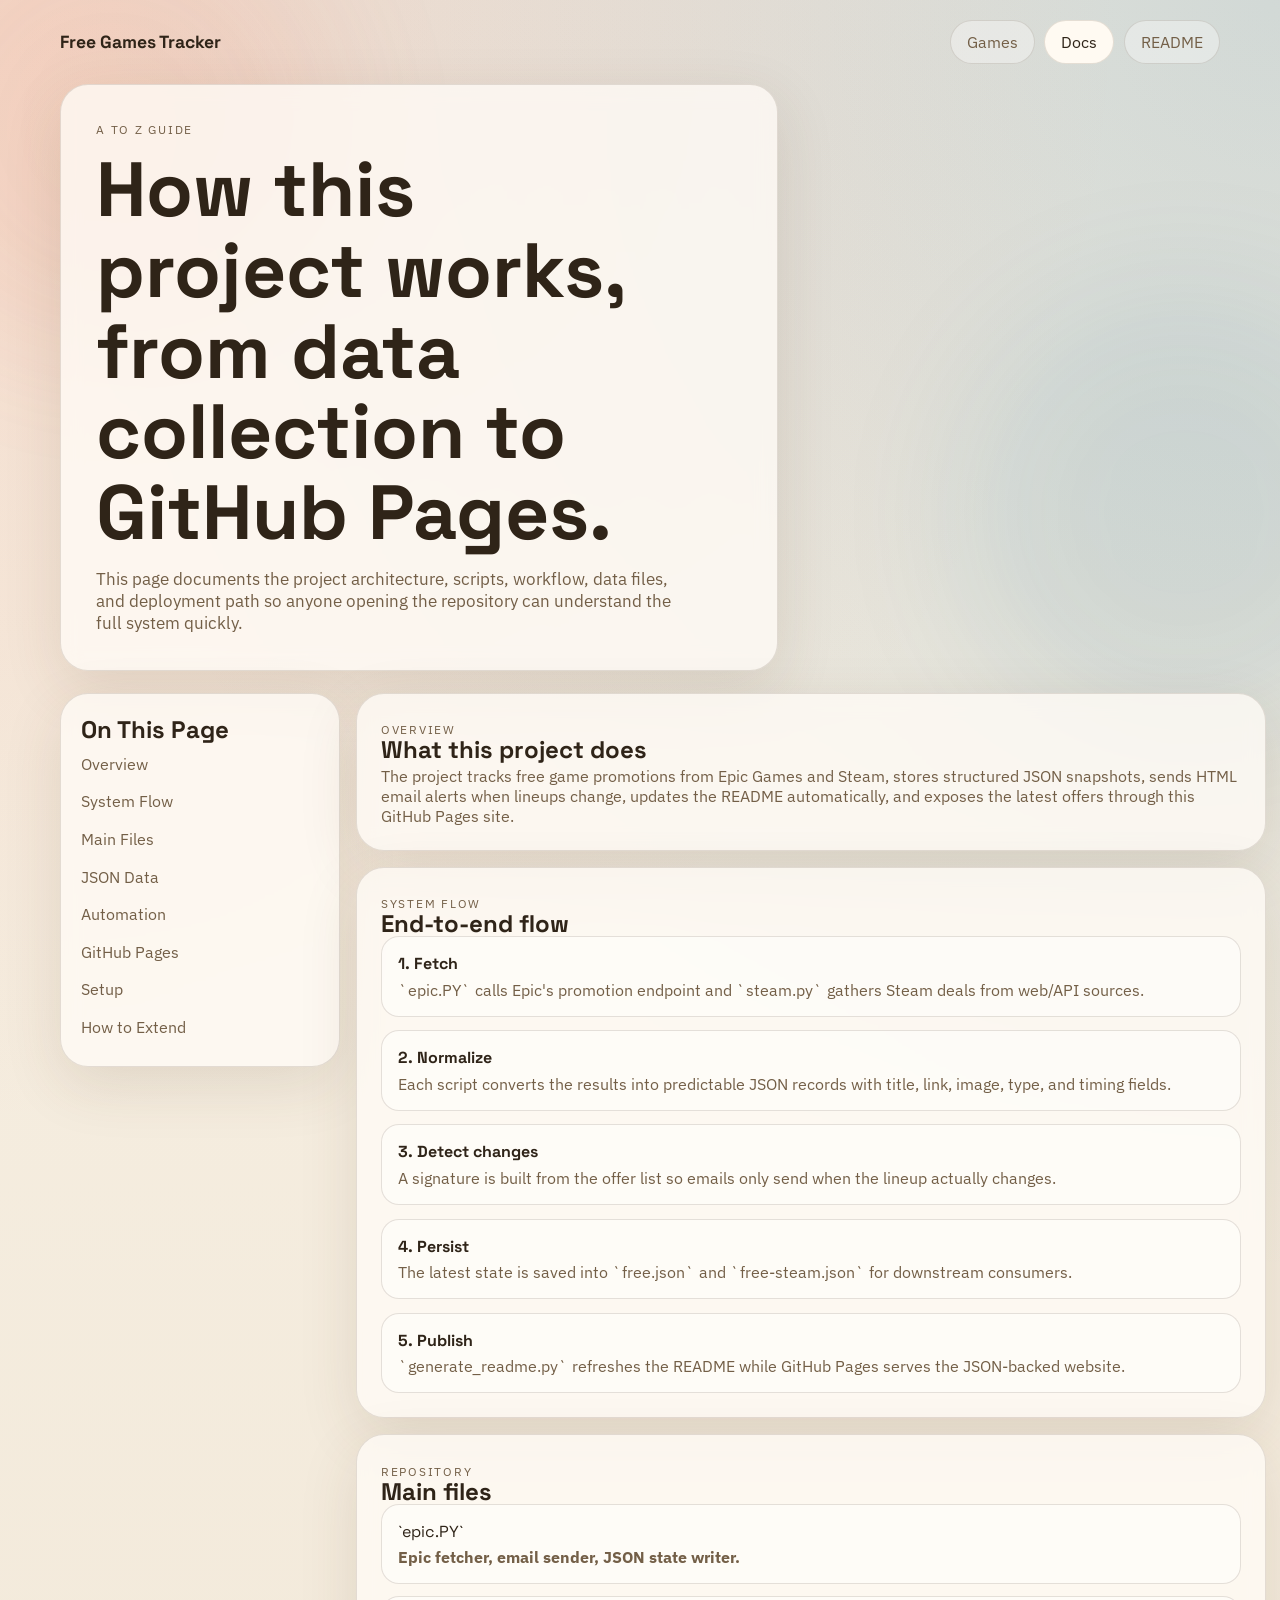
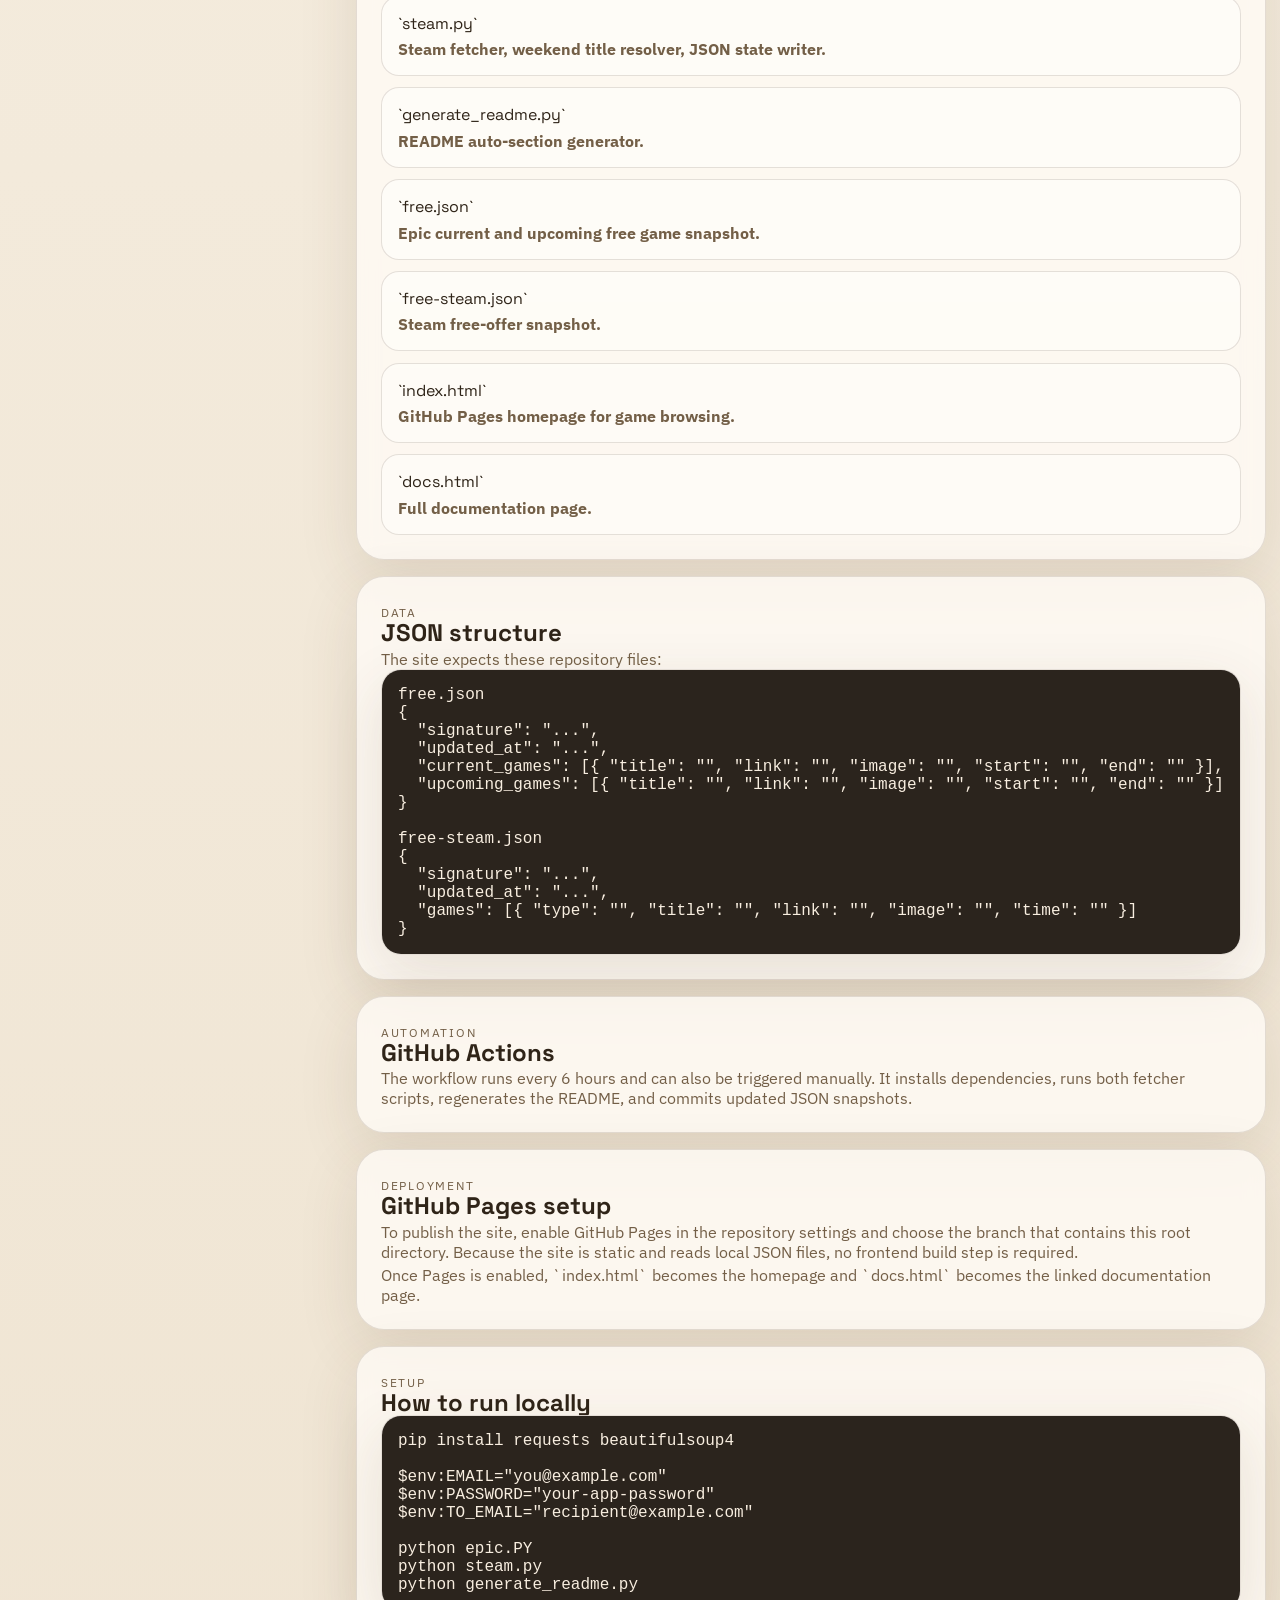
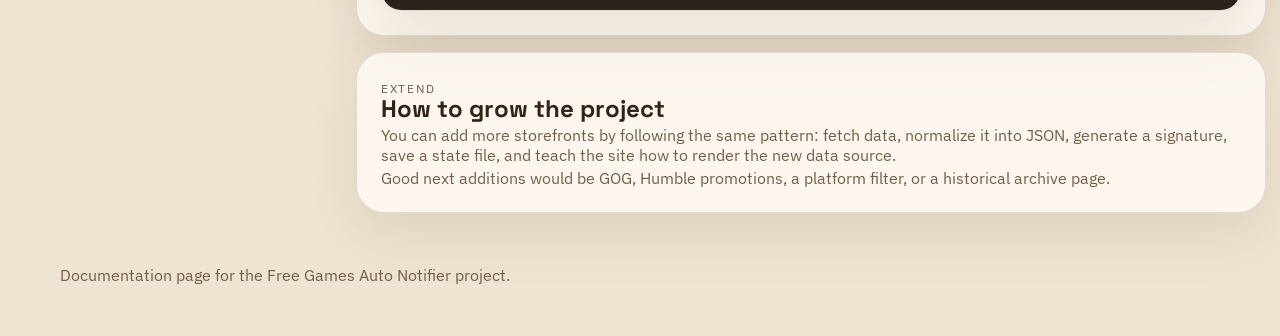
<file: docs.html>
<!DOCTYPE html>
<html lang="en">
<head>
  <meta charset="UTF-8">
  <meta name="viewport" content="width=device-width, initial-scale=1.0">
  <title>Project Docs | Free Games Tracker</title>
  <meta name="description" content="Project documentation for the Free Games Auto Notifier and GitHub Pages site.">
  <link rel="preconnect" href="https://fonts.googleapis.com">
  <link rel="preconnect" href="https://fonts.gstatic.com" crossorigin>
  <link href="https://fonts.googleapis.com/css2?family=Space+Grotesk:wght@400;500;700&family=IBM+Plex+Sans:wght@400;500;600&display=swap" rel="stylesheet">
  <link rel="stylesheet" href="site.css">
</head>
<body class="site-shell docs-shell">
  <div class="page-glow page-glow-a"></div>
  <div class="page-glow page-glow-b"></div>

  <header class="topbar">
    <a class="brand" href="index.html">Free Games Tracker</a>
    <nav class="nav">
      <a class="nav-link" href="index.html">Games</a>
      <a class="nav-link active" href="docs.html">Docs</a>
      <a class="nav-link" href="README.md">README</a>
    </nav>
  </header>

  <main class="layout docs-layout">
    <section class="hero docs-hero">
      <div class="hero-copy">
        <p class="eyebrow">A to Z Guide</p>
        <h1>How this project works, from data collection to GitHub Pages.</h1>
        <p class="hero-text">
          This page documents the project architecture, scripts, workflow, data files, and deployment path
          so anyone opening the repository can understand the full system quickly.
        </p>
      </div>
    </section>

    <section class="docs-grid">
      <aside class="toc-panel">
        <h2>On This Page</h2>
        <a href="#overview">Overview</a>
        <a href="#flow">System Flow</a>
        <a href="#files">Main Files</a>
        <a href="#json">JSON Data</a>
        <a href="#automation">Automation</a>
        <a href="#pages">GitHub Pages</a>
        <a href="#setup">Setup</a>
        <a href="#extend">How to Extend</a>
      </aside>

      <div class="docs-content">
        <section class="doc-block" id="overview">
          <p class="eyebrow">Overview</p>
          <h2>What this project does</h2>
          <p>
            The project tracks free game promotions from Epic Games and Steam, stores structured JSON snapshots,
            sends HTML email alerts when lineups change, updates the README automatically, and exposes the latest
            offers through this GitHub Pages site.
          </p>
        </section>

        <section class="doc-block" id="flow">
          <p class="eyebrow">System Flow</p>
          <h2>End-to-end flow</h2>
          <div class="timeline">
            <div class="timeline-item">
              <strong>1. Fetch</strong>
              <p>`epic.PY` calls Epic's promotion endpoint and `steam.py` gathers Steam deals from web/API sources.</p>
            </div>
            <div class="timeline-item">
              <strong>2. Normalize</strong>
              <p>Each script converts the results into predictable JSON records with title, link, image, type, and timing fields.</p>
            </div>
            <div class="timeline-item">
              <strong>3. Detect changes</strong>
              <p>A signature is built from the offer list so emails only send when the lineup actually changes.</p>
            </div>
            <div class="timeline-item">
              <strong>4. Persist</strong>
              <p>The latest state is saved into `free.json` and `free-steam.json` for downstream consumers.</p>
            </div>
            <div class="timeline-item">
              <strong>5. Publish</strong>
              <p>`generate_readme.py` refreshes the README while GitHub Pages serves the JSON-backed website.</p>
            </div>
          </div>
        </section>

        <section class="doc-block" id="files">
          <p class="eyebrow">Repository</p>
          <h2>Main files</h2>
          <div class="info-table">
            <div class="info-row"><span>`epic.PY`</span><strong>Epic fetcher, email sender, JSON state writer.</strong></div>
            <div class="info-row"><span>`steam.py`</span><strong>Steam fetcher, weekend title resolver, JSON state writer.</strong></div>
            <div class="info-row"><span>`generate_readme.py`</span><strong>README auto-section generator.</strong></div>
            <div class="info-row"><span>`free.json`</span><strong>Epic current and upcoming free game snapshot.</strong></div>
            <div class="info-row"><span>`free-steam.json`</span><strong>Steam free-offer snapshot.</strong></div>
            <div class="info-row"><span>`index.html`</span><strong>GitHub Pages homepage for game browsing.</strong></div>
            <div class="info-row"><span>`docs.html`</span><strong>Full documentation page.</strong></div>
          </div>
        </section>

        <section class="doc-block" id="json">
          <p class="eyebrow">Data</p>
          <h2>JSON structure</h2>
          <p>The site expects these repository files:</p>
          <div class="code-card">
            <pre><code>free.json
{
  "signature": "...",
  "updated_at": "...",
  "current_games": [{ "title": "", "link": "", "image": "", "start": "", "end": "" }],
  "upcoming_games": [{ "title": "", "link": "", "image": "", "start": "", "end": "" }]
}

free-steam.json
{
  "signature": "...",
  "updated_at": "...",
  "games": [{ "type": "", "title": "", "link": "", "image": "", "time": "" }]
}</code></pre>
          </div>
        </section>

        <section class="doc-block" id="automation">
          <p class="eyebrow">Automation</p>
          <h2>GitHub Actions</h2>
          <p>
            The workflow runs every 6 hours and can also be triggered manually. It installs dependencies,
            runs both fetcher scripts, regenerates the README, and commits updated JSON snapshots.
          </p>
        </section>

        <section class="doc-block" id="pages">
          <p class="eyebrow">Deployment</p>
          <h2>GitHub Pages setup</h2>
          <p>
            To publish the site, enable GitHub Pages in the repository settings and choose the branch that
            contains this root directory. Because the site is static and reads local JSON files, no frontend build
            step is required.
          </p>
          <p>
            Once Pages is enabled, `index.html` becomes the homepage and `docs.html` becomes the linked
            documentation page.
          </p>
        </section>

        <section class="doc-block" id="setup">
          <p class="eyebrow">Setup</p>
          <h2>How to run locally</h2>
          <div class="code-card">
            <pre><code>pip install requests beautifulsoup4

$env:EMAIL="you@example.com"
$env:PASSWORD="your-app-password"
$env:TO_EMAIL="recipient@example.com"

python epic.PY
python steam.py
python generate_readme.py</code></pre>
          </div>
        </section>

        <section class="doc-block" id="extend">
          <p class="eyebrow">Extend</p>
          <h2>How to grow the project</h2>
          <p>
            You can add more storefronts by following the same pattern: fetch data, normalize it into JSON,
            generate a signature, save a state file, and teach the site how to render the new data source.
          </p>
          <p>
            Good next additions would be GOG, Humble promotions, a platform filter, or a historical archive page.
          </p>
        </section>
      </div>
    </section>
  </main>

  <footer class="footer">
    <p>Documentation page for the Free Games Auto Notifier project.</p>
  </footer>
</body>
</html>
</file>
<file: site.css>
:root {
  --bg: #f7f0e4;
  --bg-deep: #efe4d2;
  --surface: rgba(255, 252, 246, 0.78);
  --surface-strong: #fffaf2;
  --border: rgba(73, 54, 32, 0.14);
  --text: #2f2418;
  --muted: #735f47;
  --epic: #e35d3d;
  --upcoming: #d49a22;
  --steam: #0f5f8c;
  --steam-soft: #d7edf8;
  --shadow: 0 18px 60px rgba(84, 57, 29, 0.12);
}

* {
  box-sizing: border-box;
}

html {
  scroll-behavior: smooth;
}

body {
  margin: 0;
  color: var(--text);
  background:
    radial-gradient(circle at top left, rgba(227, 93, 61, 0.14), transparent 30%),
    radial-gradient(circle at top right, rgba(15, 95, 140, 0.16), transparent 34%),
    linear-gradient(180deg, var(--bg) 0%, var(--bg-deep) 100%);
  font-family: "IBM Plex Sans", sans-serif;
}

a {
  color: inherit;
  text-decoration: none;
}

code,
pre {
  font-family: Consolas, "Courier New", monospace;
}

.site-shell {
  min-height: 100vh;
  position: relative;
  overflow-x: hidden;
}

.page-glow {
  position: fixed;
  width: 28rem;
  height: 28rem;
  border-radius: 50%;
  filter: blur(70px);
  opacity: 0.35;
  pointer-events: none;
  z-index: 0;
}

.page-glow-a {
  background: rgba(227, 93, 61, 0.28);
  top: -6rem;
  left: -7rem;
}

.page-glow-b {
  background: rgba(15, 95, 140, 0.24);
  right: -8rem;
  top: 18rem;
}

.topbar,
.layout,
.footer {
  position: relative;
  z-index: 1;
}

.topbar {
  max-width: 1200px;
  margin: 0 auto;
  padding: 1.25rem 1.25rem 0;
  display: flex;
  justify-content: space-between;
  align-items: center;
  gap: 1rem;
}

.brand {
  font-family: "Space Grotesk", sans-serif;
  font-size: 1.1rem;
  font-weight: 700;
}

.nav {
  display: flex;
  gap: 0.6rem;
  flex-wrap: wrap;
}

.nav-link {
  padding: 0.7rem 1rem;
  border-radius: 999px;
  background: rgba(255, 255, 255, 0.36);
  border: 1px solid var(--border);
  color: var(--muted);
}

.nav-link.active,
.nav-link:hover {
  background: var(--surface-strong);
  color: var(--text);
}

.layout {
  max-width: 1200px;
  margin: 0 auto;
  padding: 1.25rem;
}

.hero {
  display: grid;
  grid-template-columns: 1.7fr 1fr;
  gap: 1.25rem;
  align-items: stretch;
}

.hero-copy,
.status-panel,
.panel,
.summary-card,
.toc-panel,
.doc-block,
.code-card {
  background: var(--surface);
  backdrop-filter: blur(10px);
  border: 1px solid var(--border);
  box-shadow: var(--shadow);
}

.hero-copy,
.status-panel,
.panel,
.summary-card,
.toc-panel,
.doc-block {
  border-radius: 28px;
}

.hero-copy {
  padding: 2.2rem;
}

.hero-copy h1,
.section-heading h2,
.doc-block h2 {
  margin: 0;
  font-family: "Space Grotesk", sans-serif;
  line-height: 1.05;
}

.hero-copy h1 {
  font-size: clamp(2.4rem, 6vw, 4.8rem);
  max-width: 12ch;
}

.hero-text {
  max-width: 58ch;
  font-size: 1.05rem;
  color: var(--muted);
  margin: 1rem 0 0;
}

.eyebrow {
  margin: 0 0 0.8rem;
  text-transform: uppercase;
  letter-spacing: 0.14em;
  font-size: 0.78rem;
  color: var(--muted);
}

.hero-actions {
  display: flex;
  gap: 0.8rem;
  flex-wrap: wrap;
  margin-top: 1.5rem;
}

.button {
  display: inline-flex;
  align-items: center;
  justify-content: center;
  min-height: 46px;
  padding: 0 1.1rem;
  border-radius: 999px;
  font-weight: 600;
  border: 1px solid transparent;
}

.button-primary {
  background: var(--text);
  color: #fffaf2;
}

.button-secondary {
  background: transparent;
  border-color: var(--border);
}

.status-panel {
  padding: 1.5rem;
  display: flex;
  flex-direction: column;
  justify-content: space-between;
}

.status-label {
  margin: 0 0 1rem;
  font-size: 0.82rem;
  text-transform: uppercase;
  letter-spacing: 0.12em;
  color: var(--muted);
}

.status-list {
  display: grid;
  gap: 0.9rem;
}

.status-item {
  padding: 1rem;
  border-radius: 20px;
  background: rgba(255, 255, 255, 0.46);
  border: 1px solid var(--border);
  display: flex;
  justify-content: space-between;
  align-items: center;
  gap: 0.8rem;
}

.status-item span,
.status-footnote,
.summary-note,
.empty-state {
  color: var(--muted);
}

.summary-grid {
  display: grid;
  grid-template-columns: repeat(3, minmax(0, 1fr));
  gap: 1rem;
  margin-top: 1rem;
}

.summary-card {
  padding: 1.4rem;
}

.summary-card h2 {
  margin: 0.3rem 0;
  font-family: "Space Grotesk", sans-serif;
  font-size: clamp(2rem, 4vw, 3rem);
}

.summary-label {
  margin: 0;
  color: var(--muted);
  font-size: 0.88rem;
  text-transform: uppercase;
  letter-spacing: 0.1em;
}

.accent-epic {
  border-top: 6px solid var(--epic);
}

.accent-upcoming {
  border-top: 6px solid var(--upcoming);
}

.accent-steam {
  border-top: 6px solid var(--steam);
}

.games-board,
.docs-grid {
  margin-top: 1.4rem;
}

.section-heading {
  margin-bottom: 1rem;
}

.board-grid {
  display: grid;
  grid-template-columns: repeat(2, minmax(0, 1fr));
  gap: 1rem;
}

.panel {
  padding: 1.25rem;
}

.steam-panel {
  margin-top: 1rem;
}

.panel-head {
  display: flex;
  justify-content: space-between;
  align-items: center;
  gap: 1rem;
  margin-bottom: 1rem;
}

.panel-head h3,
.toc-panel h2 {
  margin: 0;
  font-family: "Space Grotesk", sans-serif;
}

.pill {
  padding: 0.45rem 0.75rem;
  border-radius: 999px;
  font-size: 0.82rem;
  font-weight: 700;
}

.pill-epic {
  background: rgba(227, 93, 61, 0.14);
  color: var(--epic);
}

.pill-upcoming {
  background: rgba(212, 154, 34, 0.16);
  color: #9a6900;
}

.pill-steam {
  background: rgba(15, 95, 140, 0.14);
  color: var(--steam);
}

.card-stack {
  display: grid;
  gap: 1rem;
}

.steam-grid {
  grid-template-columns: repeat(auto-fit, minmax(230px, 1fr));
}

.game-card {
  display: grid;
  gap: 0.9rem;
  border-radius: 24px;
  overflow: hidden;
  background: rgba(255, 255, 255, 0.56);
  border: 1px solid var(--border);
  transform: translateY(12px);
  opacity: 0;
  animation: riseIn 0.55s ease forwards;
}

.game-card img {
  width: 100%;
  aspect-ratio: 16 / 9;
  object-fit: cover;
  background: rgba(0, 0, 0, 0.06);
}

.game-card-body {
  padding: 0 1rem 1rem;
}

.game-meta {
  display: flex;
  justify-content: space-between;
  gap: 0.8rem;
  align-items: center;
  color: var(--muted);
  font-size: 0.88rem;
}

.game-card h4 {
  margin: 0.2rem 0 0.7rem;
  font-family: "Space Grotesk", sans-serif;
  font-size: 1.18rem;
}

.game-detail {
  margin: 0.35rem 0;
  color: var(--muted);
  font-size: 0.95rem;
}

.game-actions {
  margin-top: 0.95rem;
}

.text-link {
  font-weight: 700;
  color: var(--text);
}

.docs-grid {
  display: grid;
  grid-template-columns: 280px minmax(0, 1fr);
  gap: 1rem;
  align-items: start;
}

.toc-panel {
  padding: 1.25rem;
  position: sticky;
  top: 1rem;
}

.toc-panel a {
  display: block;
  color: var(--muted);
  padding: 0.55rem 0;
}

.docs-content {
  display: grid;
  gap: 1rem;
}

.doc-block {
  padding: 1.5rem;
}

.timeline {
  display: grid;
  gap: 0.85rem;
}

.timeline-item,
.info-row {
  padding: 1rem;
  background: rgba(255, 255, 255, 0.42);
  border-radius: 18px;
  border: 1px solid var(--border);
}

.timeline-item strong,
.info-row span {
  display: block;
  font-family: "Space Grotesk", sans-serif;
  margin-bottom: 0.35rem;
}

.timeline-item p,
.info-row strong,
.doc-block p {
  margin: 0.2rem 0 0;
  color: var(--muted);
}

.info-table {
  display: grid;
  gap: 0.7rem;
}

.code-card {
  border-radius: 20px;
  overflow: auto;
}

.code-card pre {
  margin: 0;
  padding: 1rem;
  background: #2b241d;
  color: #f8eee0;
}

.footer {
  max-width: 1200px;
  margin: 0 auto;
  padding: 1rem 1.25rem 2.2rem;
  color: var(--muted);
}

@keyframes riseIn {
  to {
    transform: translateY(0);
    opacity: 1;
  }
}

@media (max-width: 960px) {
  .hero,
  .board-grid,
  .summary-grid,
  .docs-grid {
    grid-template-columns: 1fr;
  }

  .toc-panel {
    position: static;
  }
}

@media (max-width: 640px) {
  .topbar {
    flex-direction: column;
    align-items: flex-start;
  }

  .hero-copy {
    padding: 1.4rem;
  }

  .panel,
  .summary-card,
  .doc-block,
  .toc-panel,
  .status-panel {
    padding: 1rem;
  }
}
</file>
